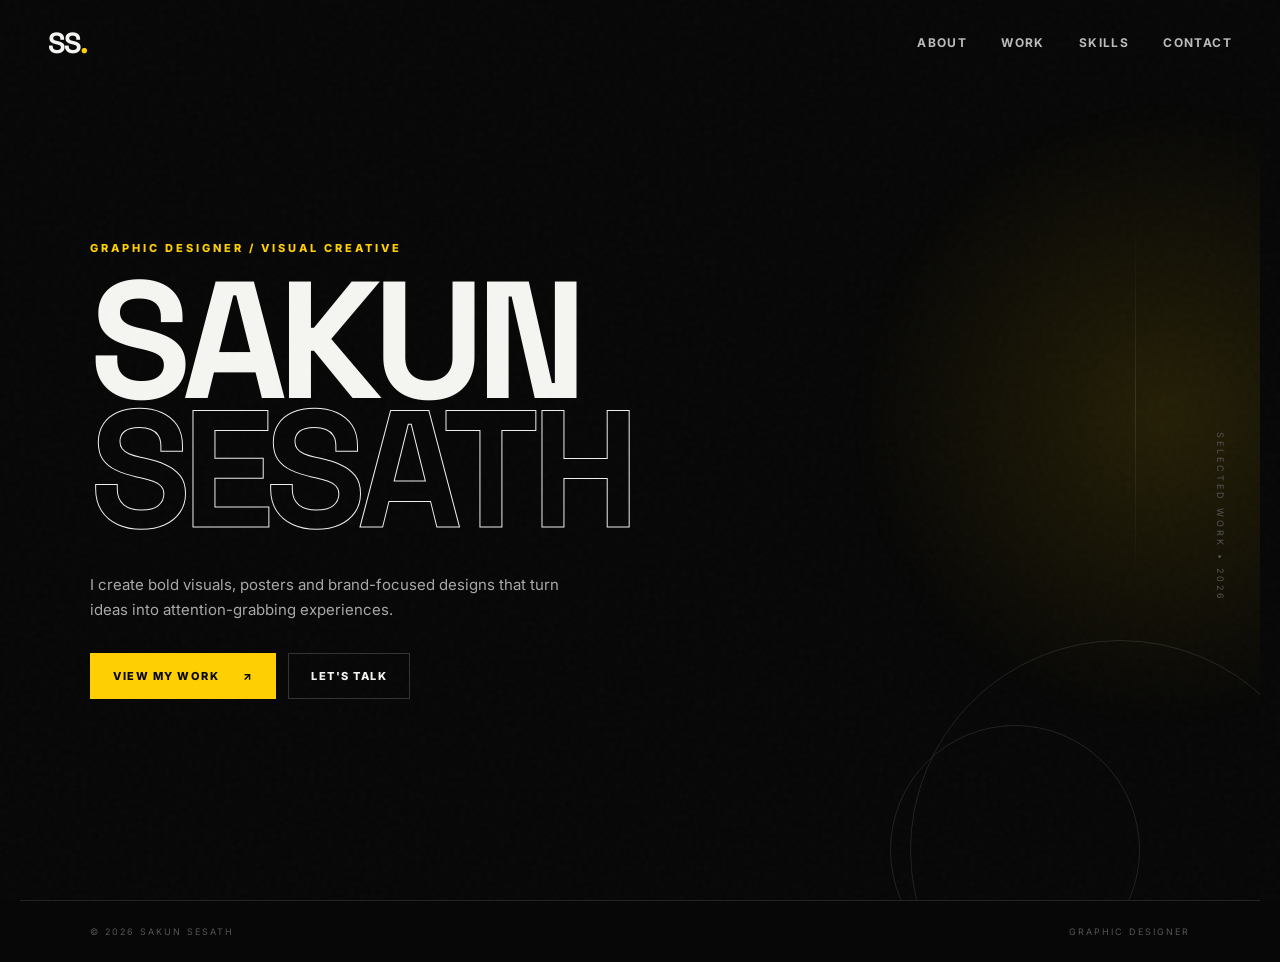
<file: index.html>
<!DOCTYPE html>
<html lang="en"><head><meta charset="UTF-8"><meta name="viewport" content="width=device-width, initial-scale=1.0">
<title>Home — Sakun Sesath</title>
<link rel="preconnect" href="https://fonts.googleapis.com"><link rel="preconnect" href="https://fonts.gstatic.com" crossorigin>
<link href="https://fonts.googleapis.com/css2?family=Inter:wght@400;500;600;700;800;900&family=Space+Grotesk:wght@500;600;700&display=swap" rel="stylesheet">
<link rel="stylesheet" href="style.css"></head><body>
<header class="nav">
  <a class="brand" href="index.html">SS<span>.</span></a>
  <nav>
<a href="about.html" class="">About</a>
<a href="work.html" class="">Work</a>
<a href="skills.html" class="">Skills</a>
<a href="contact.html" class="">Contact</a>
</nav>
</header><main>
<section class="hero"><div class="hero-content reveal visible">
<p class="eyebrow">GRAPHIC DESIGNER / VISUAL CREATIVE</p><h1>SAKUN<br><span>SESATH</span></h1>
<p class="hero-copy">I create bold visuals, posters and brand-focused designs that turn ideas into attention-grabbing experiences.</p>
<div class="hero-actions"><a class="btn btn-primary" href="work.html">View My Work <span>↗</span></a><a class="btn btn-ghost" href="contact.html">Let's Talk</a></div>
</div><div class="hero-side"><div class="vertical">SELECTED WORK • 2026</div></div><div class="hero-orb orb-one"></div><div class="hero-orb orb-two"></div></section></main><footer><span>© 2026 SAKUN SESATH</span><span>GRAPHIC DESIGNER</span></footer></body></html>
</file>
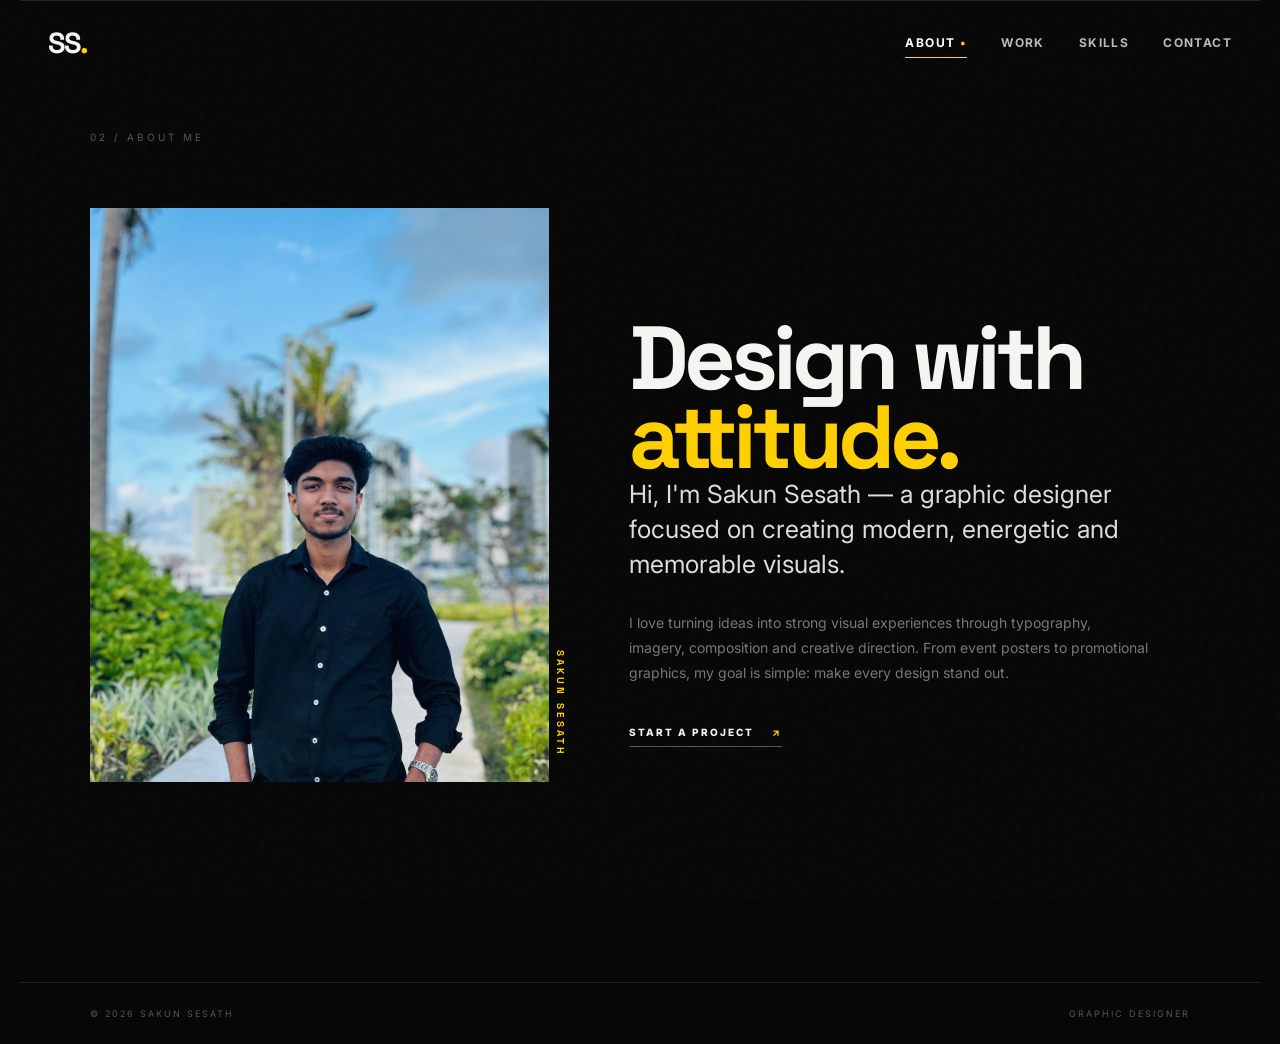
<file: about.html>
<!DOCTYPE html>
<html lang="en"><head><meta charset="UTF-8"><meta name="viewport" content="width=device-width, initial-scale=1.0">
<title>About — Sakun Sesath</title>
<link rel="preconnect" href="https://fonts.googleapis.com"><link rel="preconnect" href="https://fonts.gstatic.com" crossorigin>
<link href="https://fonts.googleapis.com/css2?family=Inter:wght@400;500;600;700;800;900&family=Space+Grotesk:wght@500;600;700&display=swap" rel="stylesheet">
<link rel="stylesheet" href="style.css"></head><body>
<header class="nav">
  <a class="brand" href="index.html">SS<span>.</span></a>
  <nav>
<a href="about.html" class="active">About</a>
<a href="work.html" class="">Work</a>
<a href="skills.html" class="">Skills</a>
<a href="contact.html" class="">Contact</a>
</nav>
</header><main>
<section class="section about"><div class="section-label">02 / ABOUT ME</div>
<div class="about-layout">
<div class="about-portrait"><img src="assets/sakun.jpg" alt="Sakun Sesath"></div>
<div class="about-text"><h2>Design with<br><span>attitude.</span></h2>
<p class="big">Hi, I'm Sakun Sesath — a graphic designer focused on creating modern, energetic and memorable visuals.</p>
<p>I love turning ideas into strong visual experiences through typography, imagery, composition and creative direction. From event posters to promotional graphics, my goal is simple: make every design stand out.</p>
<a href="contact.html" class="text-link">START A PROJECT <span>↗</span></a></div></div></section></main><footer><span>© 2026 SAKUN SESATH</span><span>GRAPHIC DESIGNER</span></footer></body></html>
</file>
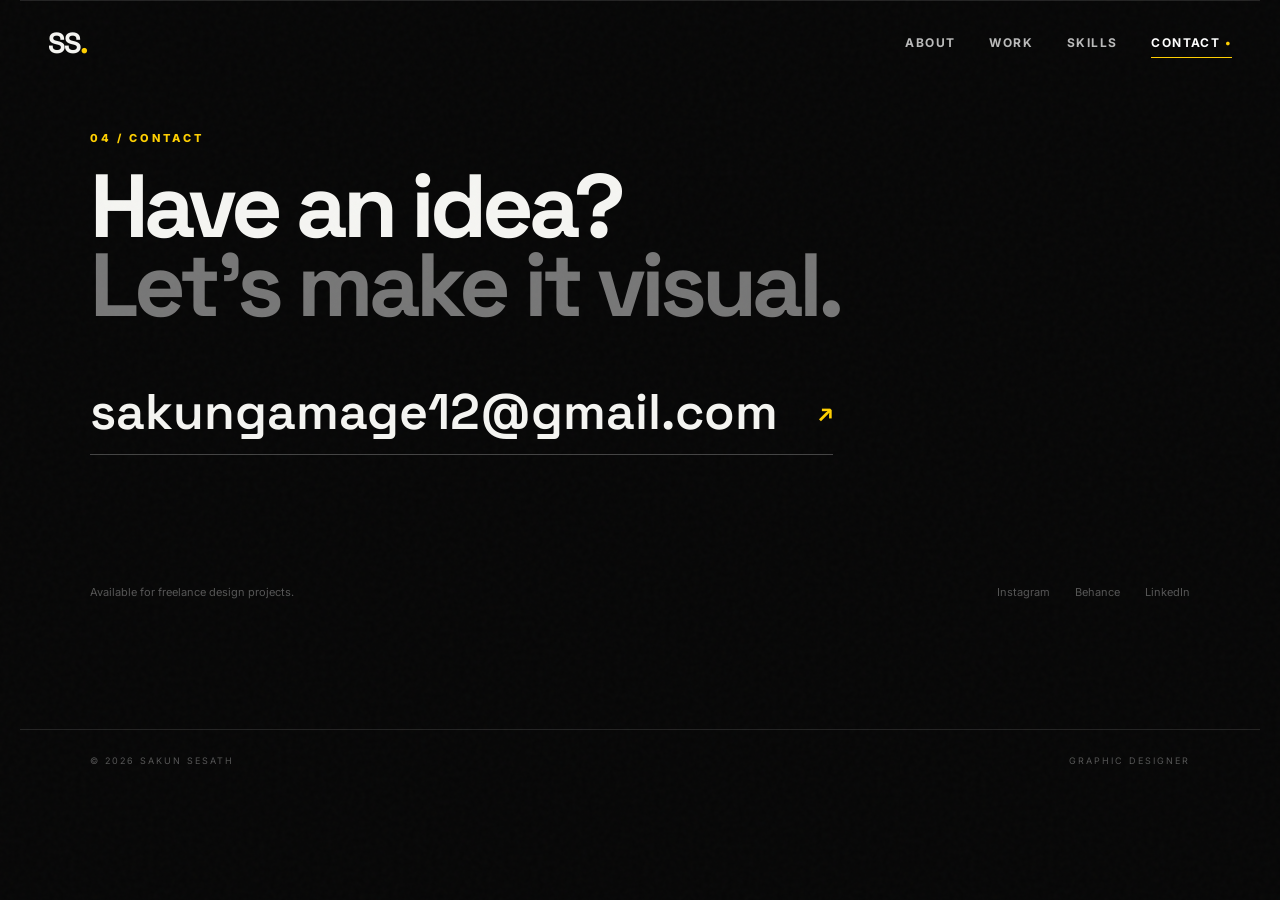
<file: contact.html>
<!DOCTYPE html>
<html lang="en"><head><meta charset="UTF-8"><meta name="viewport" content="width=device-width, initial-scale=1.0">
<title>Contact — Sakun Sesath</title>
<link rel="preconnect" href="https://fonts.googleapis.com"><link rel="preconnect" href="https://fonts.gstatic.com" crossorigin>
<link href="https://fonts.googleapis.com/css2?family=Inter:wght@400;500;600;700;800;900&family=Space+Grotesk:wght@500;600;700&display=swap" rel="stylesheet">
<link rel="stylesheet" href="style.css"></head><body>
<header class="nav">
  <a class="brand" href="index.html">SS<span>.</span></a>
  <nav>
<a href="about.html" class="">About</a>
<a href="work.html" class="">Work</a>
<a href="skills.html" class="">Skills</a>
<a href="contact.html" class="active">Contact</a>
</nav>
</header><main>
<section class="section contact"><p class="eyebrow">04 / CONTACT</p><h2>Have an idea?<br><span>Let's make it visual.</span></h2>
<a class="contact-mail" href="mailto:sakungamage12@gmail.com">sakungamage12@gmail.com <span>↗</span></a>
<div class="contact-bottom"><p>Available for freelance design projects.</p><div class="socials"><a href="#">Instagram</a><a href="#">Behance</a><a href="#">LinkedIn</a></div></div></section></main><footer><span>© 2026 SAKUN SESATH</span><span>GRAPHIC DESIGNER</span></footer></body></html>
</file>
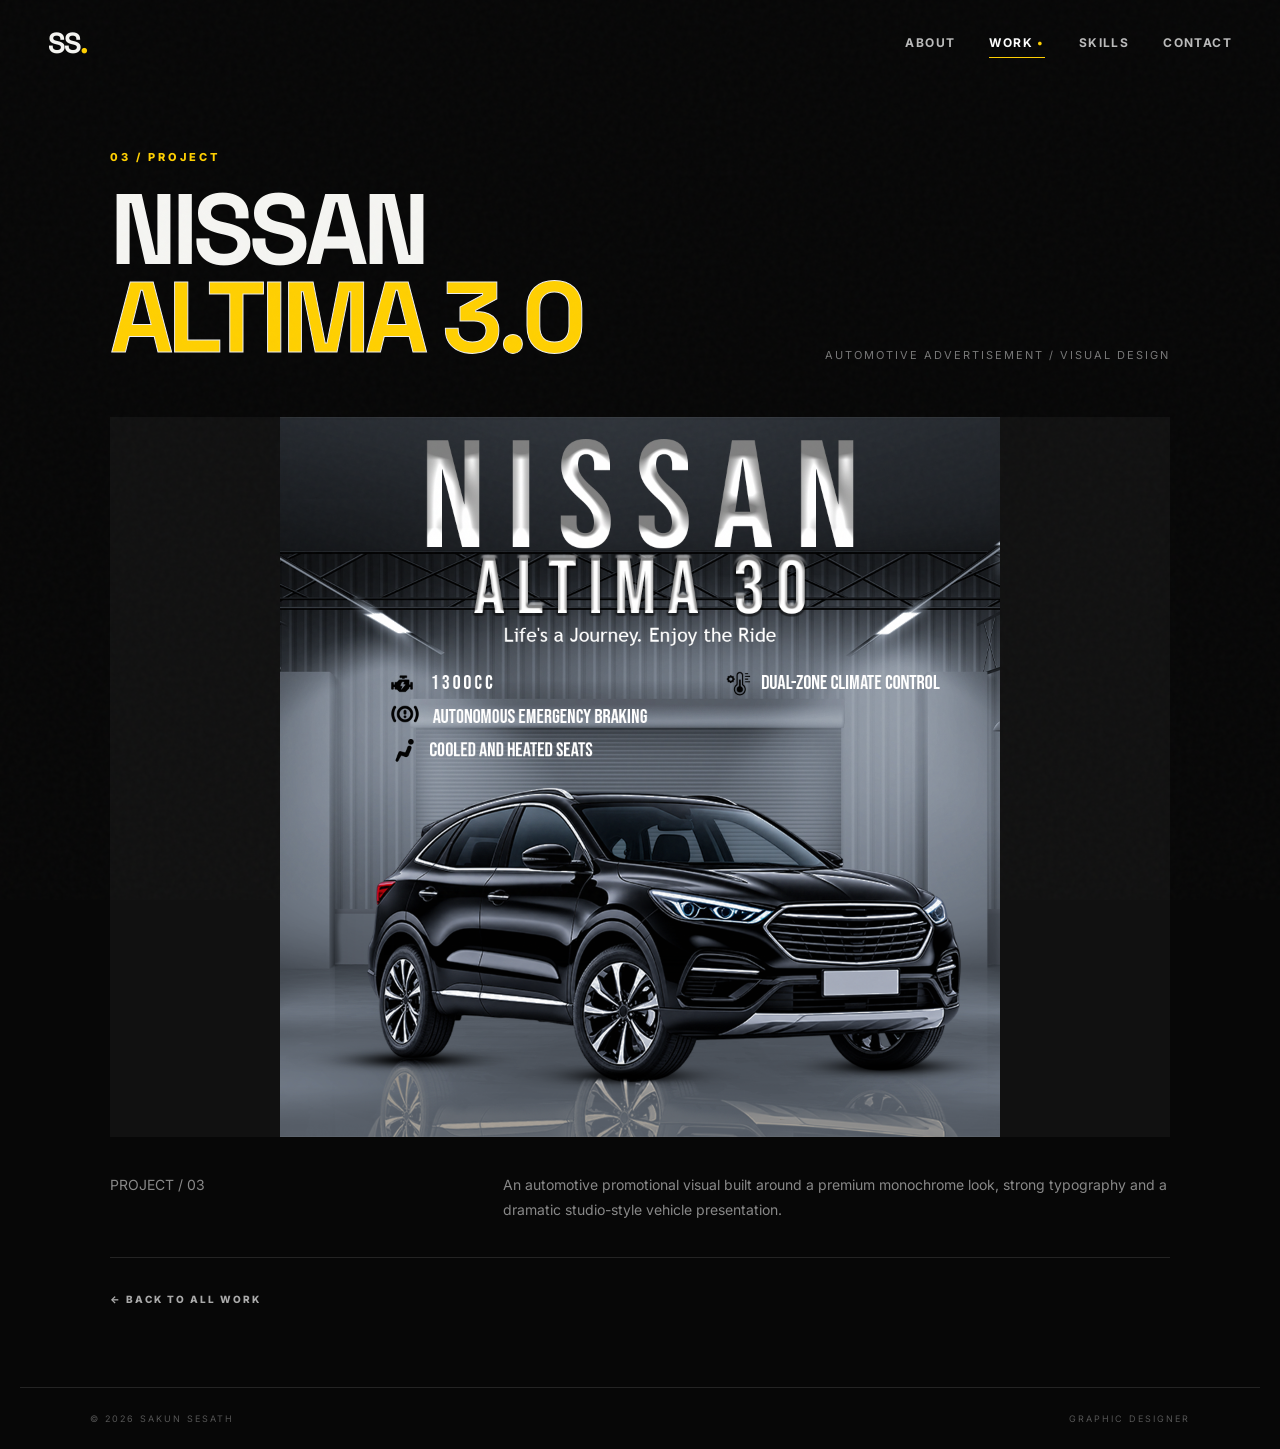
<file: project-altima.html>
<!DOCTYPE html>
<html lang="en"><head><meta charset="UTF-8"><meta name="viewport" content="width=device-width,initial-scale=1.0">
<title>NISSAN ALTIMA 3.0 — Sakun Sesath</title>
<link rel="preconnect" href="https://fonts.googleapis.com"><link rel="preconnect" href="https://fonts.gstatic.com" crossorigin>
<link href="https://fonts.googleapis.com/css2?family=Inter:wght@400;500;600;700;800;900&family=Space+Grotesk:wght@500;600;700&display=swap" rel="stylesheet">
<link rel="stylesheet" href="style.css">
<style>
.detail-hero{padding:150px 7vw 80px;max-width:1240px;margin:auto}
.detail-top{display:flex;justify-content:space-between;gap:30px;align-items:end;margin-bottom:55px}
.detail-title{font:700 clamp(48px,8vw,100px)/.88 "Space Grotesk";letter-spacing:-5px}
.detail-title span{color:var(--accent)}
.detail-category{color:#777;font-size:11px;letter-spacing:2px;text-transform:uppercase}
.detail-image{background:#111;overflow:hidden}
.detail-image img{display:block;width:100%;max-height:80vh;object-fit:contain}
.detail-info{display:grid;grid-template-columns:1fr 2fr;gap:60px;padding:35px 0;border-bottom:1px solid var(--line)}
.detail-info p{color:#888;line-height:1.8;font-size:14px}
.back{display:inline-block;margin-top:35px;font-size:10px;letter-spacing:2px;font-weight:800;color:#aaa}
.back:hover{color:var(--accent)}
@media(max-width:700px){.detail-hero{padding:120px 25px 60px}.detail-top{display:block}.detail-category{margin-top:20px}.detail-info{grid-template-columns:1fr;gap:15px}}
</style></head><body>
<header class="nav"><a class="brand" href="index.html">SS<span>.</span></a><nav>
<a href="about.html">About</a>
<a href="work.html" class="active">Work</a>
<a href="skills.html">Skills</a>
<a href="contact.html">Contact</a>
</nav></header>
<main><section class="detail-hero">
<div class="detail-top"><div><p class="eyebrow">03 / PROJECT</p><h1 class="detail-title">NISSAN<br><span>ALTIMA 3.0</span></h1></div><p class="detail-category">Automotive Advertisement / Visual Design</p></div>
<div class="detail-image"><img src="assets/altima.png" alt="NISSAN ALTIMA 3.0 automotive advertisement"></div>
<div class="detail-info"><p>PROJECT / 03</p><p>An automotive promotional visual built around a premium monochrome look, strong typography and a dramatic studio-style vehicle presentation.</p></div>
<a class="back" href="work.html">← BACK TO ALL WORK</a>
</section></main>
<footer><span>© 2026 SAKUN SESATH</span><span>GRAPHIC DESIGNER</span></footer></body></html>
</file>
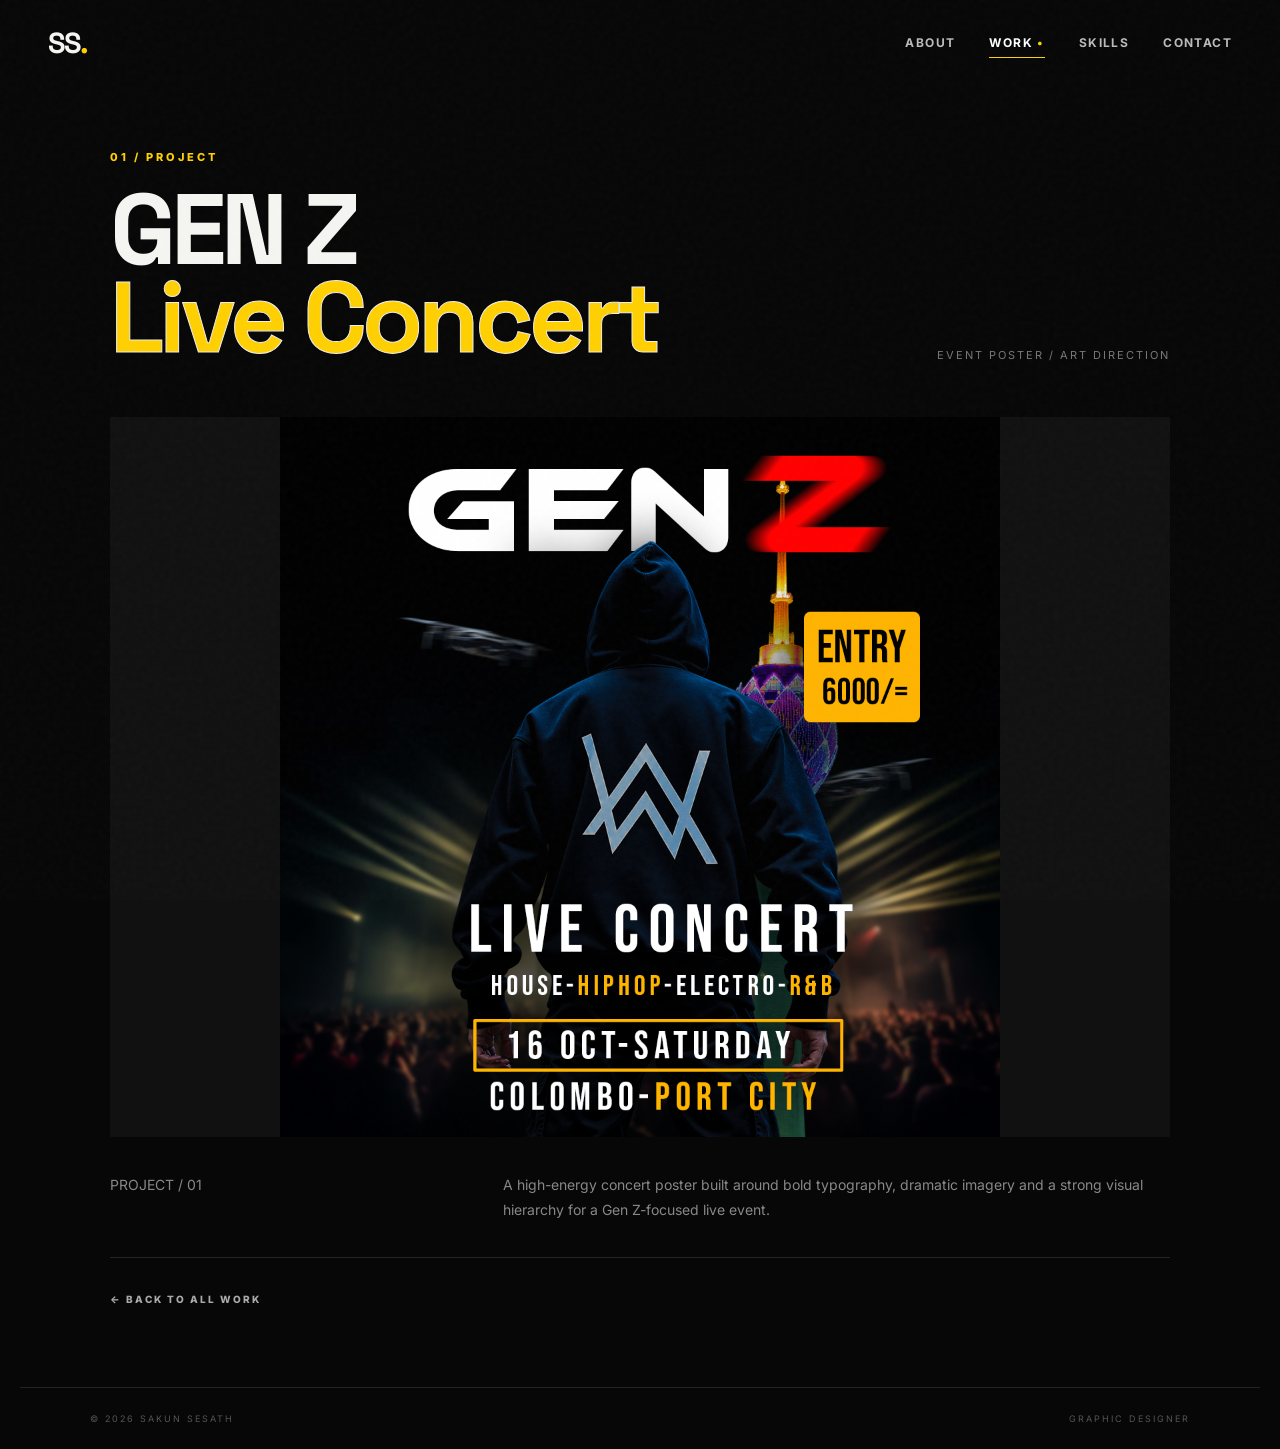
<file: project-concert.html>
<!DOCTYPE html>
<html lang="en"><head><meta charset="UTF-8"><meta name="viewport" content="width=device-width,initial-scale=1.0">
<title>GEN Z — Live Concert — Sakun Sesath</title>
<link rel="preconnect" href="https://fonts.googleapis.com"><link rel="preconnect" href="https://fonts.gstatic.com" crossorigin>
<link href="https://fonts.googleapis.com/css2?family=Inter:wght@400;500;600;700;800;900&family=Space+Grotesk:wght@500;600;700&display=swap" rel="stylesheet">
<link rel="stylesheet" href="style.css">
<style>
.detail-hero{padding:150px 7vw 80px;max-width:1240px;margin:auto}
.detail-top{display:flex;justify-content:space-between;gap:30px;align-items:end;margin-bottom:55px}
.detail-title{font:700 clamp(48px,8vw,100px)/.88 "Space Grotesk";letter-spacing:-5px}
.detail-title span{color:var(--accent)}
.detail-category{color:#777;font-size:11px;letter-spacing:2px;text-transform:uppercase}
.detail-image{background:#111;overflow:hidden}
.detail-image img{display:block;width:100%;max-height:80vh;object-fit:contain}
.detail-info{display:grid;grid-template-columns:1fr 2fr;gap:60px;padding:35px 0;border-bottom:1px solid var(--line)}
.detail-info p{color:#888;line-height:1.8;font-size:14px}
.back{display:inline-block;margin-top:35px;font-size:10px;letter-spacing:2px;font-weight:800;color:#aaa}
.back:hover{color:var(--accent)}
@media(max-width:700px){.detail-hero{padding:120px 25px 60px}.detail-top{display:block}.detail-category{margin-top:20px}.detail-info{grid-template-columns:1fr;gap:15px}}
</style></head><body>
<header class="nav"><a class="brand" href="index.html">SS<span>.</span></a><nav>
<a href="about.html" class="">About</a>
<a href="work.html" class="active">Work</a>
<a href="skills.html" class="">Skills</a>
<a href="contact.html" class="">Contact</a>
</nav></header>
<main><section class="detail-hero">
<div class="detail-top"><div><p class="eyebrow">01 / PROJECT</p><h1 class="detail-title">GEN Z<br><span>Live Concert</span></h1></div><p class="detail-category">Event Poster / Art Direction</p></div>
<div class="detail-image"><img src="assets/concert.png" alt="GEN Z — Live Concert"></div>
<div class="detail-info"><p>PROJECT / 01</p><p>A high-energy concert poster built around bold typography, dramatic imagery and a strong visual hierarchy for a Gen Z-focused live event.</p></div>
<a class="back" href="work.html">← BACK TO ALL WORK</a>
</section></main>
<footer><span>© 2026 SAKUN SESATH</span><span>GRAPHIC DESIGNER</span></footer></body></html>
</file>
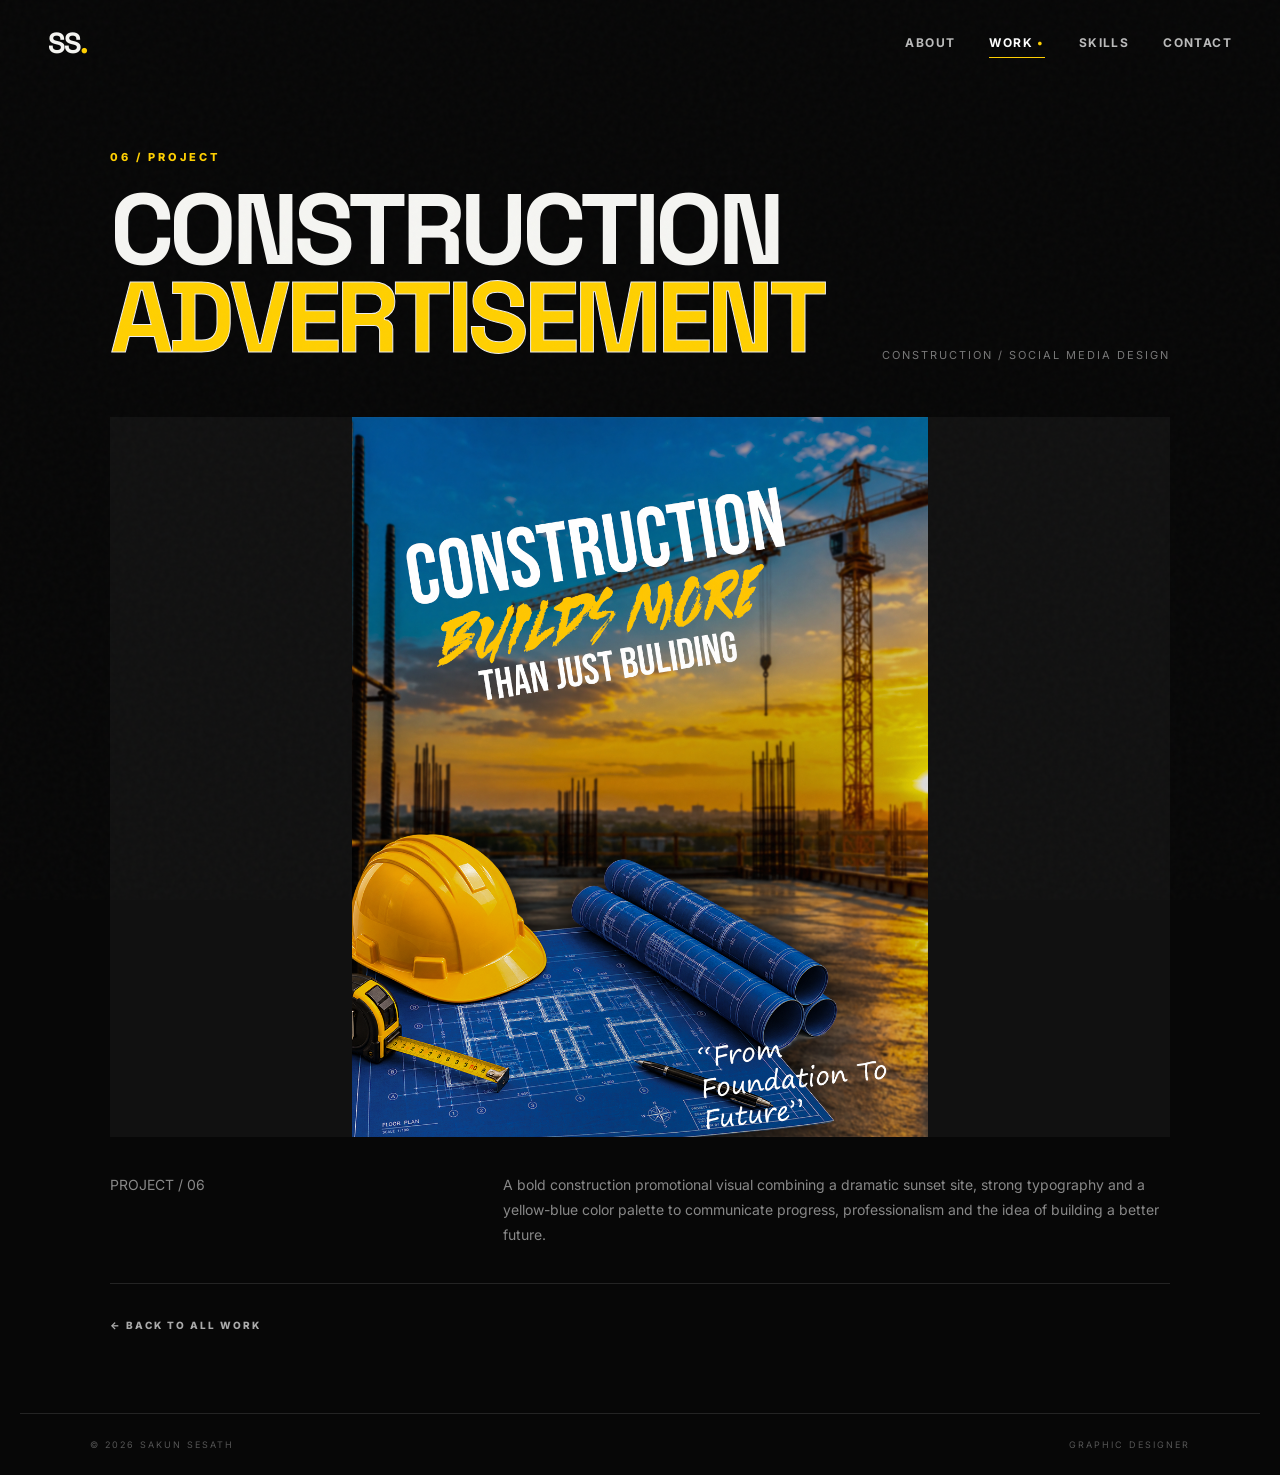
<file: project-construction.html>
<!DOCTYPE html>
<html lang="en"><head><meta charset="UTF-8"><meta name="viewport" content="width=device-width,initial-scale=1.0">
<title>Construction Advertisement — Sakun Sesath</title>
<link rel="preconnect" href="https://fonts.googleapis.com"><link rel="preconnect" href="https://fonts.gstatic.com" crossorigin>
<link href="https://fonts.googleapis.com/css2?family=Inter:wght@400;500;600;700;800;900&family=Space+Grotesk:wght@500;600;700&display=swap" rel="stylesheet">
<link rel="stylesheet" href="style.css">
<style>
.detail-hero{padding:150px 7vw 80px;max-width:1240px;margin:auto}.detail-top{display:flex;justify-content:space-between;gap:30px;align-items:end;margin-bottom:55px}.detail-title{font:700 clamp(48px,8vw,100px)/.88 "Space Grotesk";letter-spacing:-5px}.detail-title span{color:var(--accent)}.detail-category{color:#777;font-size:11px;letter-spacing:2px;text-transform:uppercase}.detail-image{background:#111;overflow:hidden}.detail-image img{display:block;width:100%;max-height:80vh;object-fit:contain}.detail-info{display:grid;grid-template-columns:1fr 2fr;gap:60px;padding:35px 0;border-bottom:1px solid var(--line)}.detail-info p{color:#888;line-height:1.8;font-size:14px}.back{display:inline-block;margin-top:35px;font-size:10px;letter-spacing:2px;font-weight:800;color:#aaa}.back:hover{color:var(--accent)}
@media(max-width:700px){.detail-hero{padding:120px 25px 60px}.detail-top{display:block}.detail-category{margin-top:20px}.detail-info{grid-template-columns:1fr;gap:15px}}
</style></head><body>
<header class="nav"><a class="brand" href="index.html">SS<span>.</span></a><nav><a href="about.html">About</a><a href="work.html" class="active">Work</a><a href="skills.html">Skills</a><a href="contact.html">Contact</a></nav></header>
<main><section class="detail-hero"><div class="detail-top"><div><p class="eyebrow">06 / PROJECT</p><h1 class="detail-title">CONSTRUCTION<br><span>ADVERTISEMENT</span></h1></div><p class="detail-category">Construction / Social Media Design</p></div>
<div class="detail-image"><img src="assets/construction.png" alt="Construction advertisement"></div>
<div class="detail-info"><p>PROJECT / 06</p><p>A bold construction promotional visual combining a dramatic sunset site, strong typography and a yellow-blue color palette to communicate progress, professionalism and the idea of building a better future.</p></div>
<a class="back" href="work.html">← BACK TO ALL WORK</a></section></main><footer><span>© 2026 SAKUN SESATH</span><span>GRAPHIC DESIGNER</span></footer></body></html>
</file>
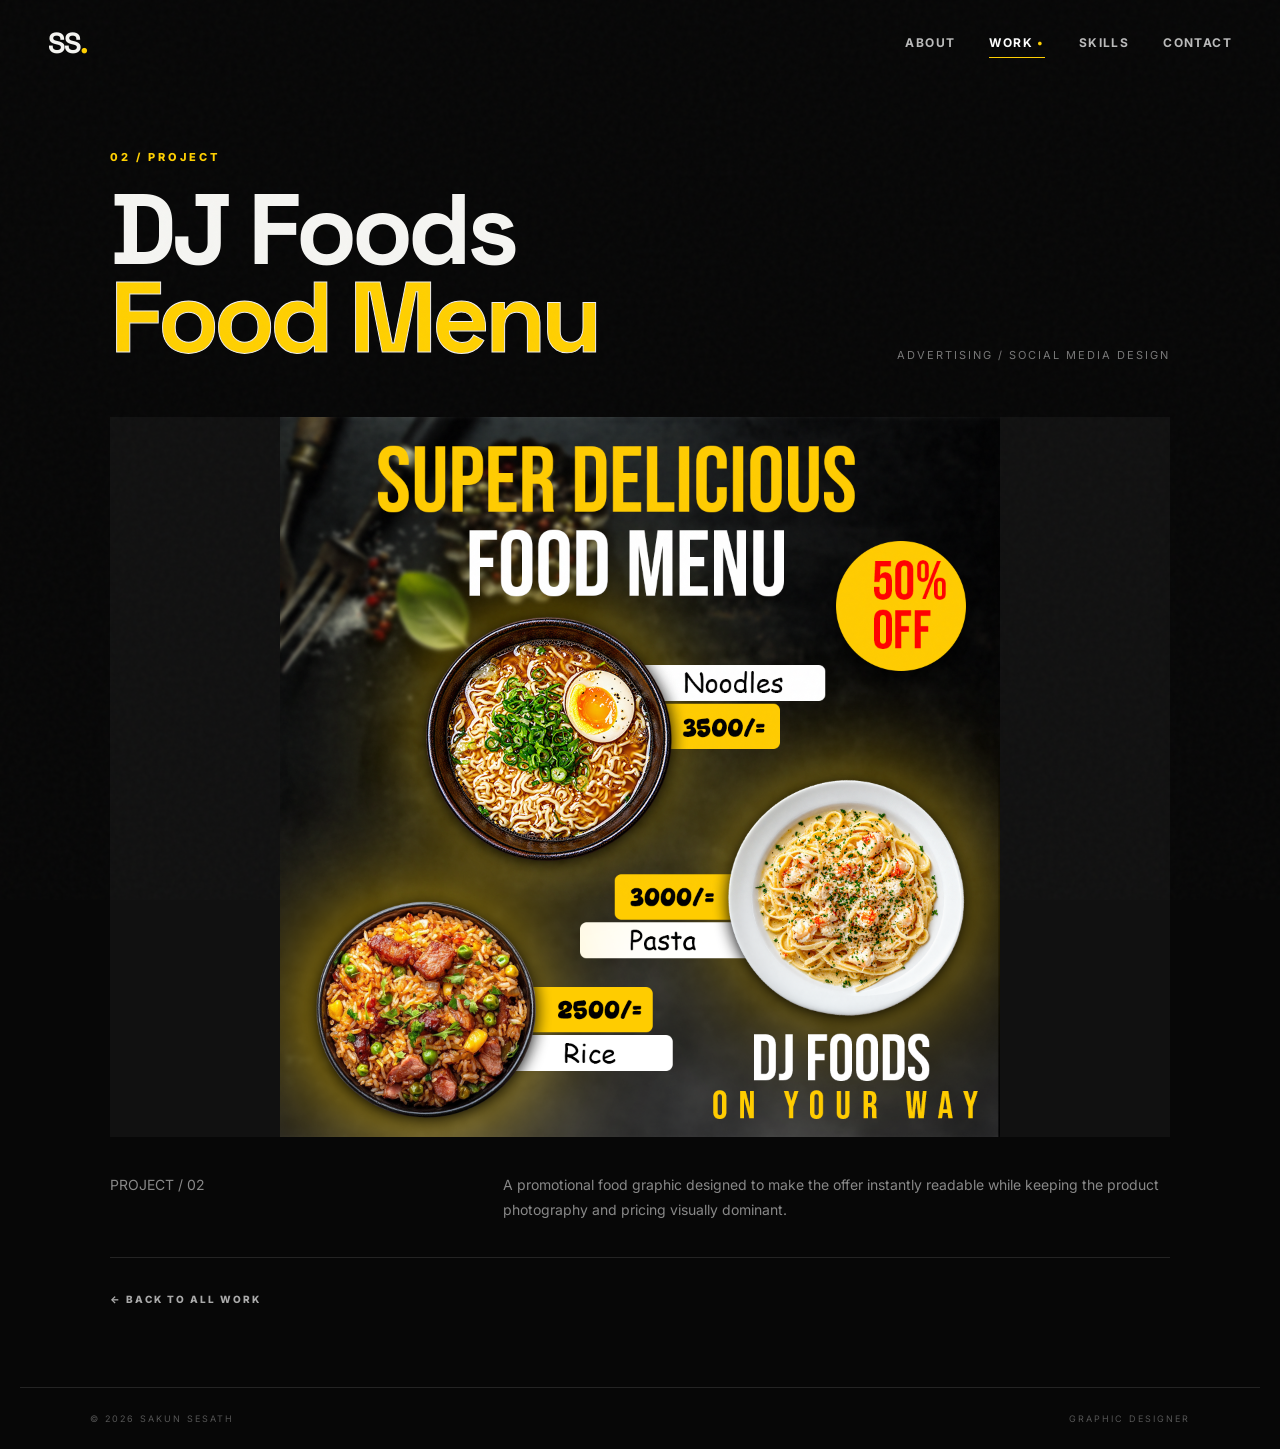
<file: project-food.html>
<!DOCTYPE html>
<html lang="en"><head><meta charset="UTF-8"><meta name="viewport" content="width=device-width,initial-scale=1.0">
<title>DJ Foods — Food Menu — Sakun Sesath</title>
<link rel="preconnect" href="https://fonts.googleapis.com"><link rel="preconnect" href="https://fonts.gstatic.com" crossorigin>
<link href="https://fonts.googleapis.com/css2?family=Inter:wght@400;500;600;700;800;900&family=Space+Grotesk:wght@500;600;700&display=swap" rel="stylesheet">
<link rel="stylesheet" href="style.css">
<style>
.detail-hero{padding:150px 7vw 80px;max-width:1240px;margin:auto}
.detail-top{display:flex;justify-content:space-between;gap:30px;align-items:end;margin-bottom:55px}
.detail-title{font:700 clamp(48px,8vw,100px)/.88 "Space Grotesk";letter-spacing:-5px}
.detail-title span{color:var(--accent)}
.detail-category{color:#777;font-size:11px;letter-spacing:2px;text-transform:uppercase}
.detail-image{background:#111;overflow:hidden}
.detail-image img{display:block;width:100%;max-height:80vh;object-fit:contain}
.detail-info{display:grid;grid-template-columns:1fr 2fr;gap:60px;padding:35px 0;border-bottom:1px solid var(--line)}
.detail-info p{color:#888;line-height:1.8;font-size:14px}
.back{display:inline-block;margin-top:35px;font-size:10px;letter-spacing:2px;font-weight:800;color:#aaa}
.back:hover{color:var(--accent)}
@media(max-width:700px){.detail-hero{padding:120px 25px 60px}.detail-top{display:block}.detail-category{margin-top:20px}.detail-info{grid-template-columns:1fr;gap:15px}}
</style></head><body>
<header class="nav"><a class="brand" href="index.html">SS<span>.</span></a><nav>
<a href="about.html" class="">About</a>
<a href="work.html" class="active">Work</a>
<a href="skills.html" class="">Skills</a>
<a href="contact.html" class="">Contact</a>
</nav></header>
<main><section class="detail-hero">
<div class="detail-top"><div><p class="eyebrow">02 / PROJECT</p><h1 class="detail-title">DJ Foods<br><span>Food Menu</span></h1></div><p class="detail-category">Advertising / Social Media Design</p></div>
<div class="detail-image"><img src="assets/restaurant.png" alt="DJ Foods — Food Menu"></div>
<div class="detail-info"><p>PROJECT / 02</p><p>A promotional food graphic designed to make the offer instantly readable while keeping the product photography and pricing visually dominant.</p></div>
<a class="back" href="work.html">← BACK TO ALL WORK</a>
</section></main>
<footer><span>© 2026 SAKUN SESATH</span><span>GRAPHIC DESIGNER</span></footer></body></html>
</file>
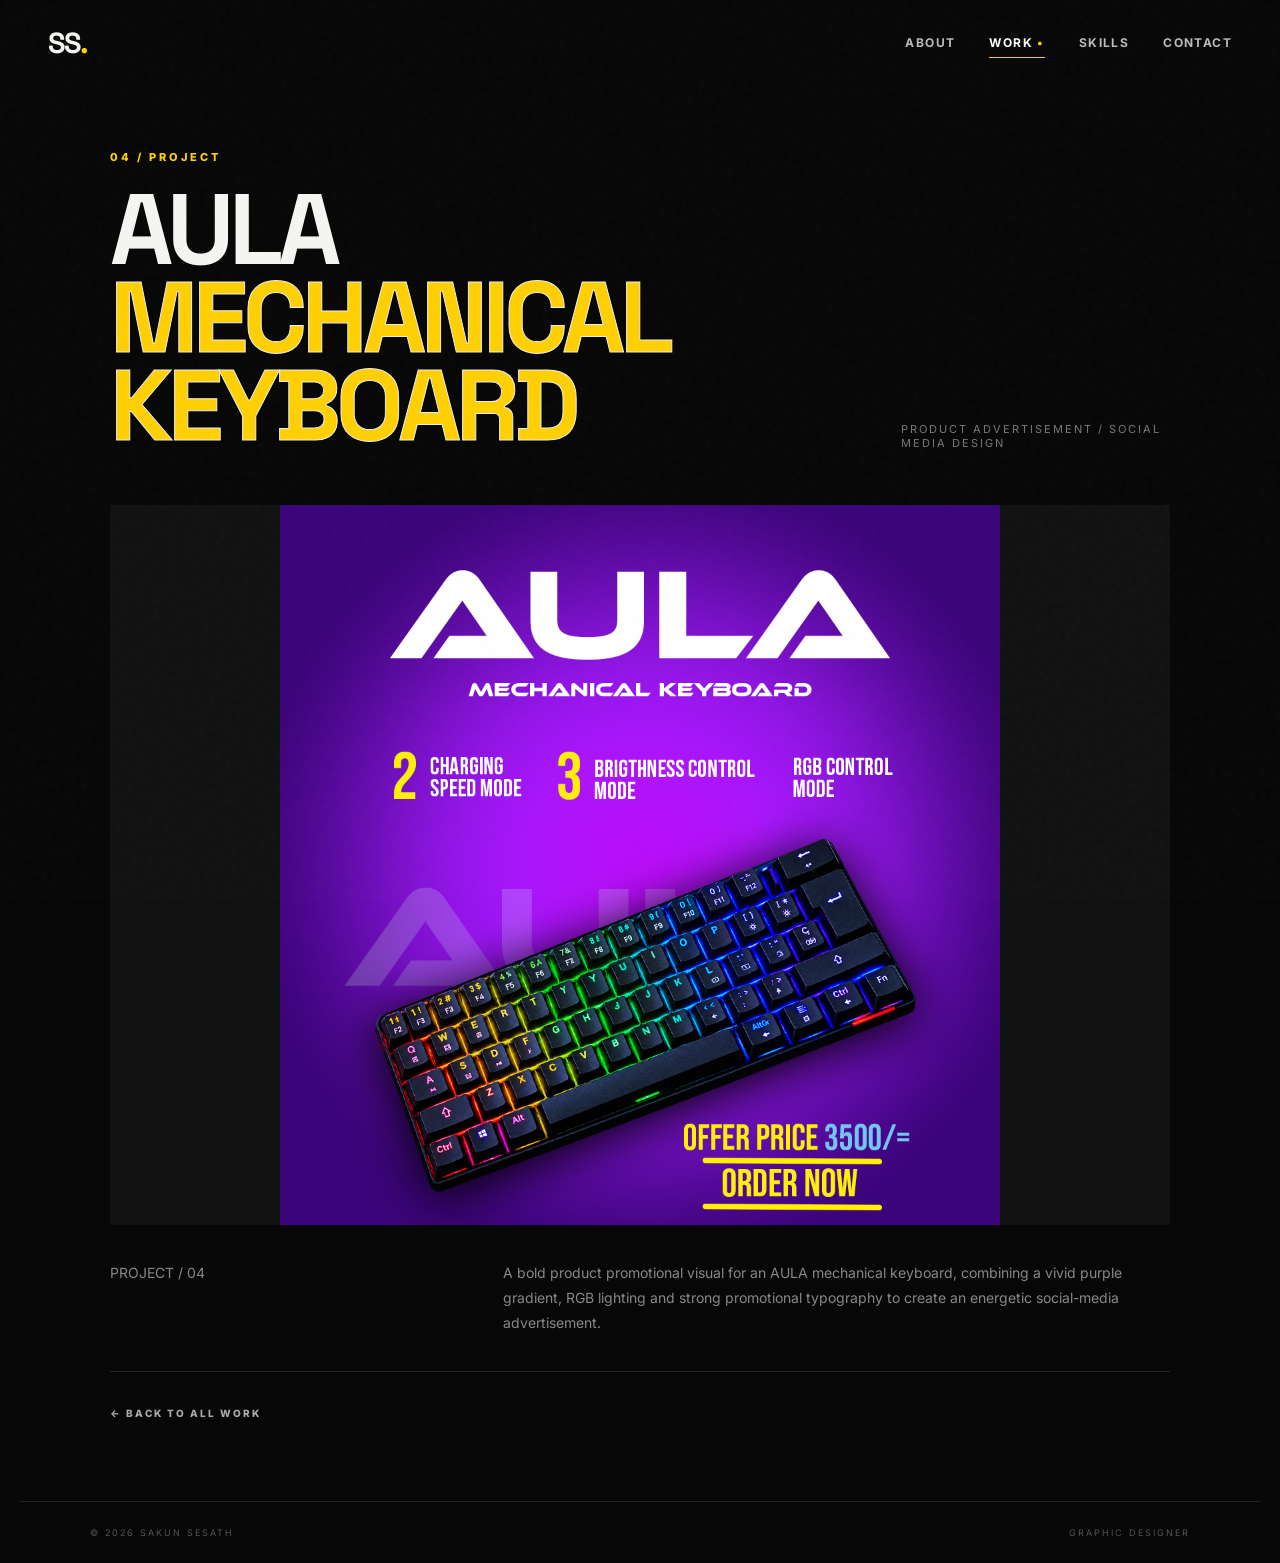
<file: project-keyboard.html>
<!DOCTYPE html>
<html lang="en"><head><meta charset="UTF-8"><meta name="viewport" content="width=device-width,initial-scale=1.0">
<title>AULA Mechanical Keyboard — Sakun Sesath</title>
<link rel="preconnect" href="https://fonts.googleapis.com"><link rel="preconnect" href="https://fonts.gstatic.com" crossorigin>
<link href="https://fonts.googleapis.com/css2?family=Inter:wght@400;500;600;700;800;900&family=Space+Grotesk:wght@500;600;700&display=swap" rel="stylesheet">
<link rel="stylesheet" href="style.css">
<style>
.detail-hero{padding:150px 7vw 80px;max-width:1240px;margin:auto}
.detail-top{display:flex;justify-content:space-between;gap:30px;align-items:end;margin-bottom:55px}
.detail-title{font:700 clamp(48px,8vw,100px)/.88 "Space Grotesk";letter-spacing:-5px}
.detail-title span{color:var(--accent)}
.detail-category{color:#777;font-size:11px;letter-spacing:2px;text-transform:uppercase}
.detail-image{background:#111;overflow:hidden}
.detail-image img{display:block;width:100%;max-height:80vh;object-fit:contain}
.detail-info{display:grid;grid-template-columns:1fr 2fr;gap:60px;padding:35px 0;border-bottom:1px solid var(--line)}
.detail-info p{color:#888;line-height:1.8;font-size:14px}
.back{display:inline-block;margin-top:35px;font-size:10px;letter-spacing:2px;font-weight:800;color:#aaa}
.back:hover{color:var(--accent)}
@media(max-width:700px){.detail-hero{padding:120px 25px 60px}.detail-top{display:block}.detail-category{margin-top:20px}.detail-info{grid-template-columns:1fr;gap:15px}}
</style></head><body>
<header class="nav"><a class="brand" href="index.html">SS<span>.</span></a><nav>
<a href="about.html">About</a><a href="work.html" class="active">Work</a><a href="skills.html">Skills</a><a href="contact.html">Contact</a>
</nav></header>
<main><section class="detail-hero">
<div class="detail-top"><div><p class="eyebrow">04 / PROJECT</p><h1 class="detail-title">AULA<br><span>MECHANICAL KEYBOARD</span></h1></div><p class="detail-category">Product Advertisement / Social Media Design</p></div>
<div class="detail-image"><img src="assets/keyboard.png" alt="AULA mechanical keyboard advertisement"></div>
<div class="detail-info"><p>PROJECT / 04</p><p>A bold product promotional visual for an AULA mechanical keyboard, combining a vivid purple gradient, RGB lighting and strong promotional typography to create an energetic social-media advertisement.</p></div>
<a class="back" href="work.html">← BACK TO ALL WORK</a>
</section></main>
<footer><span>© 2026 SAKUN SESATH</span><span>GRAPHIC DESIGNER</span></footer></body></html>
</file>
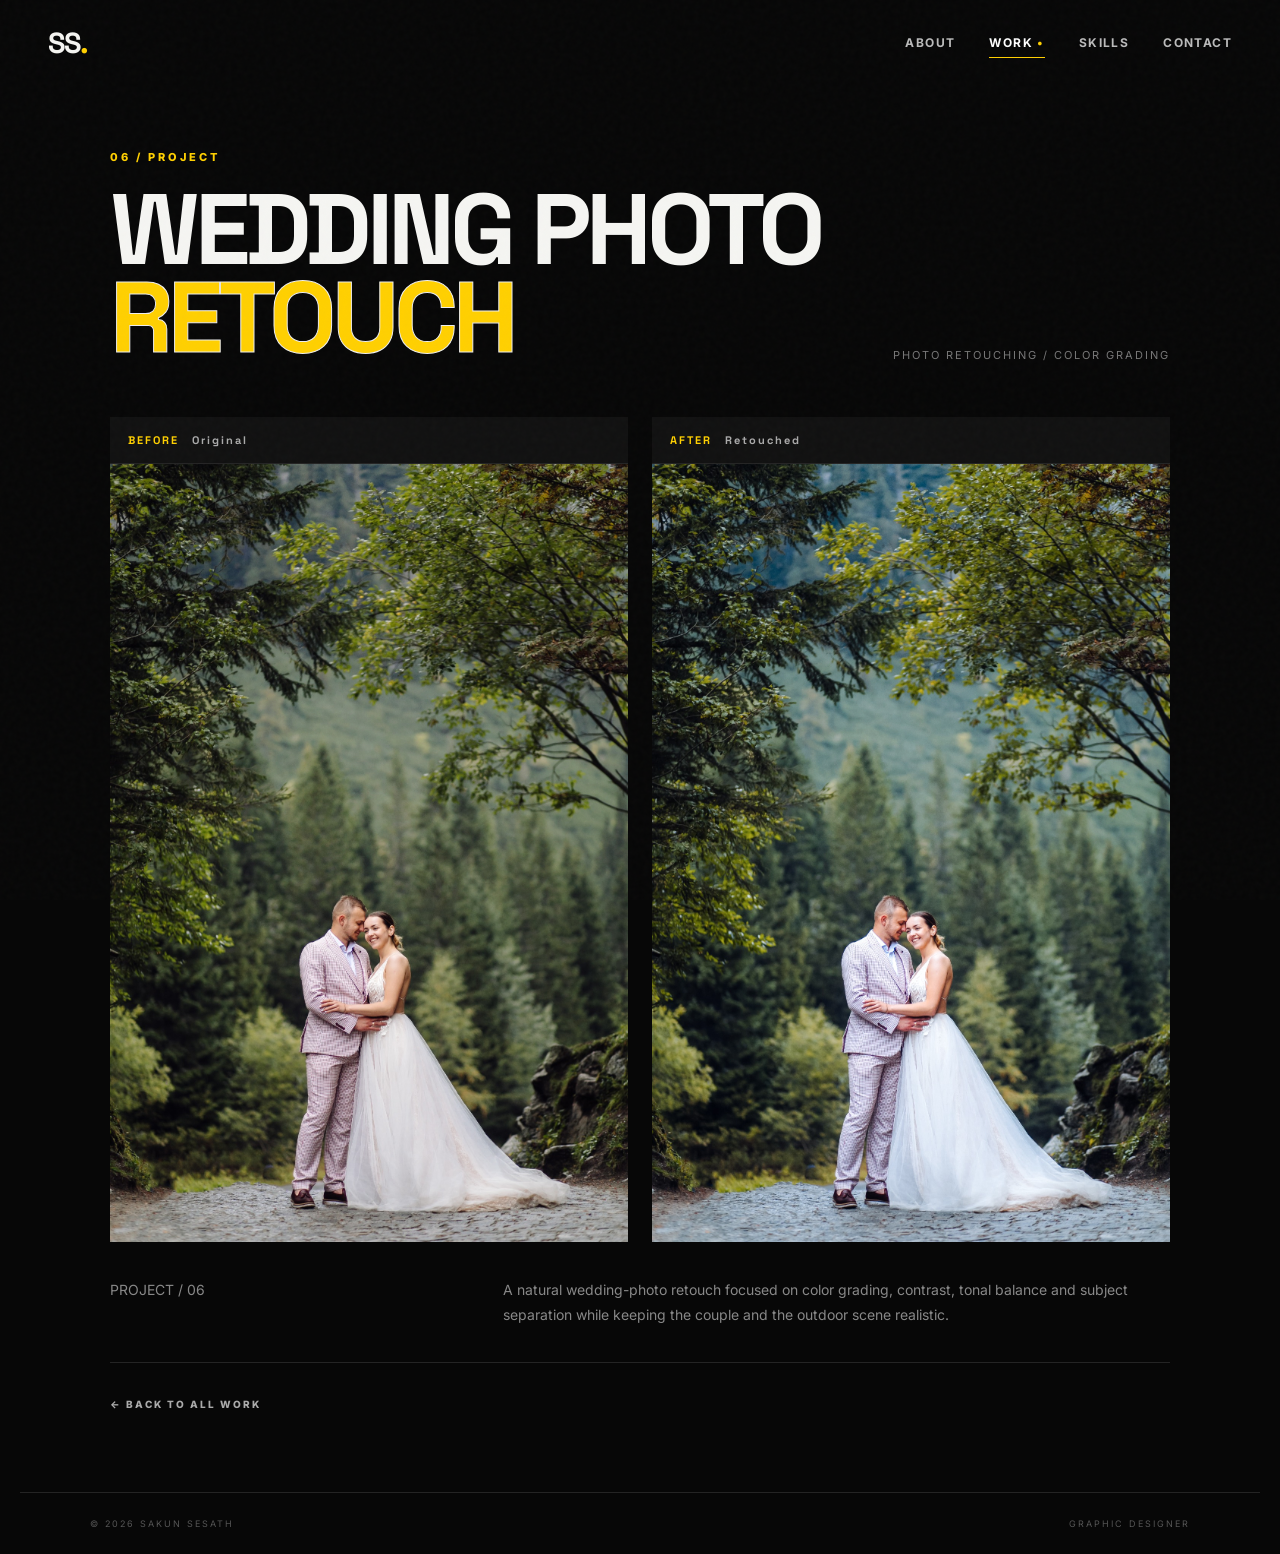
<file: project-wedding.html>
<!DOCTYPE html>
<html lang="en"><head><meta charset="UTF-8"><meta name="viewport" content="width=device-width,initial-scale=1.0">
<title>Wedding Photo Retouch — Sakun Sesath</title>
<link rel="preconnect" href="https://fonts.googleapis.com"><link rel="preconnect" href="https://fonts.gstatic.com" crossorigin>
<link href="https://fonts.googleapis.com/css2?family=Inter:wght@400;500;600;700;800;900&family=Space+Grotesk:wght@500;600;700&display=swap" rel="stylesheet">
<link rel="stylesheet" href="style.css">
<style>
.detail-hero{padding:150px 7vw 80px;max-width:1240px;margin:auto}.detail-top{display:flex;justify-content:space-between;gap:30px;align-items:end;margin-bottom:55px}.detail-title{font:700 clamp(48px,8vw,100px)/.88 "Space Grotesk";letter-spacing:-5px}.detail-title span{color:var(--accent)}.detail-category{color:#777;font-size:11px;letter-spacing:2px;text-transform:uppercase}.ba-grid{display:grid;grid-template-columns:1fr 1fr;gap:24px}.ba-card{background:#111;overflow:hidden}.ba-label{padding:16px 18px;font:700 11px "Space Grotesk";letter-spacing:2px;border-bottom:1px solid #242424;color:#aaa}.ba-label span{color:var(--accent);margin-right:8px}.ba-card img{display:block;width:100%;height:auto}.detail-info{display:grid;grid-template-columns:1fr 2fr;gap:60px;padding:35px 0;border-bottom:1px solid var(--line)}.detail-info p{color:#888;line-height:1.8;font-size:14px}.back{display:inline-block;margin-top:35px;font-size:10px;letter-spacing:2px;font-weight:800;color:#aaa}.back:hover{color:var(--accent)}
@media(max-width:700px){.detail-hero{padding:120px 25px 60px}.detail-top{display:block}.detail-category{margin-top:20px}.ba-grid{grid-template-columns:1fr}.detail-info{grid-template-columns:1fr;gap:15px}}
</style></head><body>
<header class="nav"><a class="brand" href="index.html">SS<span>.</span></a><nav><a href="about.html">About</a><a href="work.html" class="active">Work</a><a href="skills.html">Skills</a><a href="contact.html">Contact</a></nav></header>
<main><section class="detail-hero"><div class="detail-top"><div><p class="eyebrow">06 / PROJECT</p><h1 class="detail-title">WEDDING PHOTO<br><span>RETOUCH</span></h1></div><p class="detail-category">Photo Retouching / Color Grading</p></div>
<div class="ba-grid">
<div class="ba-card"><div class="ba-label"><span>BEFORE</span> Original</div><img src="assets/wedding-before.jpg" alt="Original wedding photograph before retouching"></div>
<div class="ba-card"><div class="ba-label"><span>AFTER</span> Retouched</div><img src="assets/wedding-after.jpg" alt="Wedding photograph after retouching"></div>
</div>
<div class="detail-info"><p>PROJECT / 06</p><p>A natural wedding-photo retouch focused on color grading, contrast, tonal balance and subject separation while keeping the couple and the outdoor scene realistic.</p></div>
<a class="back" href="work.html">← BACK TO ALL WORK</a></section></main><footer><span>© 2026 SAKUN SESATH</span><span>GRAPHIC DESIGNER</span></footer></body></html>
</file>
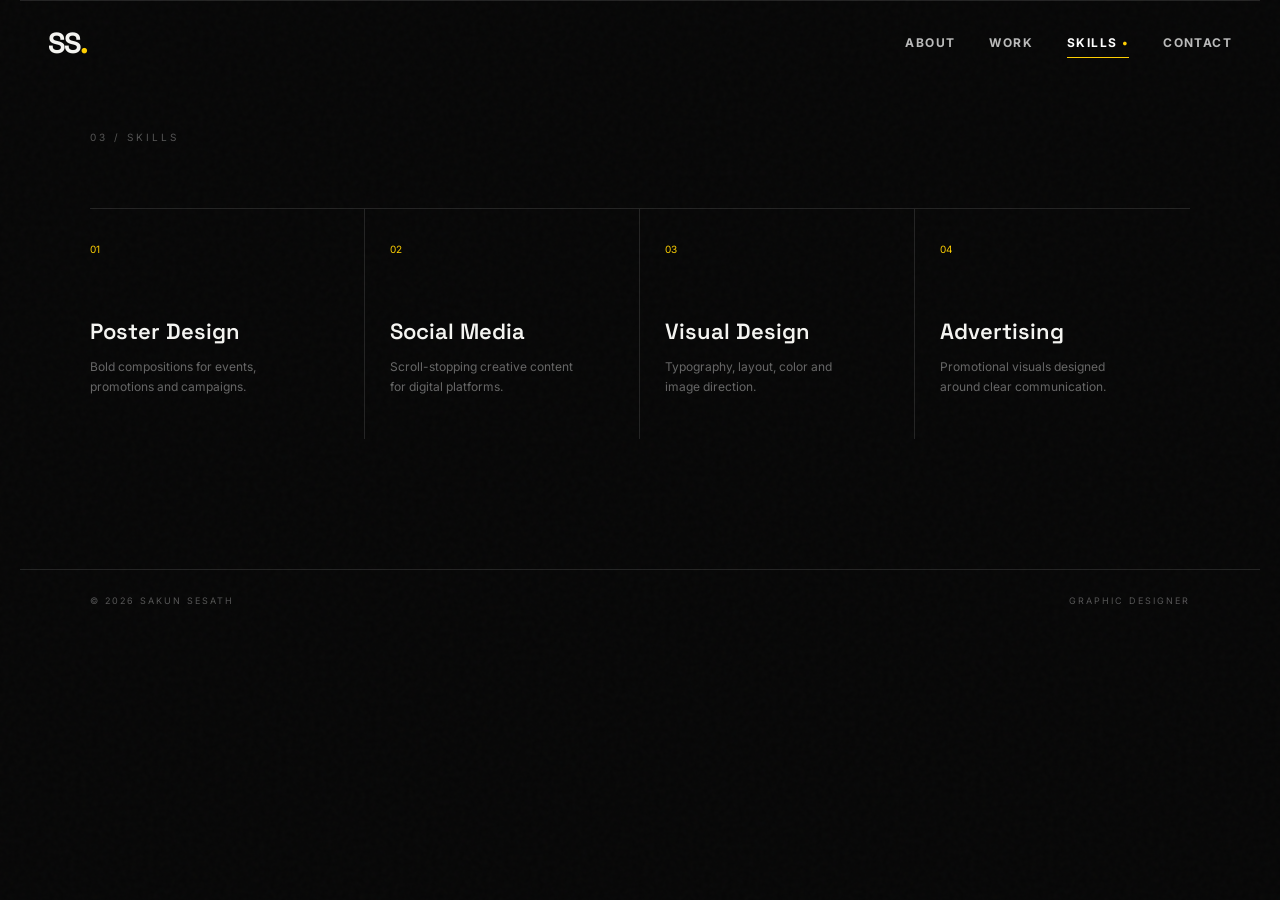
<file: skills.html>
<!DOCTYPE html>
<html lang="en"><head><meta charset="UTF-8"><meta name="viewport" content="width=device-width, initial-scale=1.0">
<title>Skills — Sakun Sesath</title>
<link rel="preconnect" href="https://fonts.googleapis.com"><link rel="preconnect" href="https://fonts.gstatic.com" crossorigin>
<link href="https://fonts.googleapis.com/css2?family=Inter:wght@400;500;600;700;800;900&family=Space+Grotesk:wght@500;600;700&display=swap" rel="stylesheet">
<link rel="stylesheet" href="style.css"></head><body>
<header class="nav">
  <a class="brand" href="index.html">SS<span>.</span></a>
  <nav>
<a href="about.html" class="">About</a>
<a href="work.html" class="">Work</a>
<a href="skills.html" class="active">Skills</a>
<a href="contact.html" class="">Contact</a>
</nav>
</header><main>
<section class="section skills"><div class="section-label">03 / SKILLS</div><div class="skill-grid">
<div class="skill"><span>01</span><h3>Poster Design</h3><p>Bold compositions for events, promotions and campaigns.</p></div>
<div class="skill"><span>02</span><h3>Social Media</h3><p>Scroll-stopping creative content for digital platforms.</p></div>
<div class="skill"><span>03</span><h3>Visual Design</h3><p>Typography, layout, color and image direction.</p></div>
<div class="skill"><span>04</span><h3>Advertising</h3><p>Promotional visuals designed around clear communication.</p></div>
</div></section></main><footer><span>© 2026 SAKUN SESATH</span><span>GRAPHIC DESIGNER</span></footer></body></html>
</file>
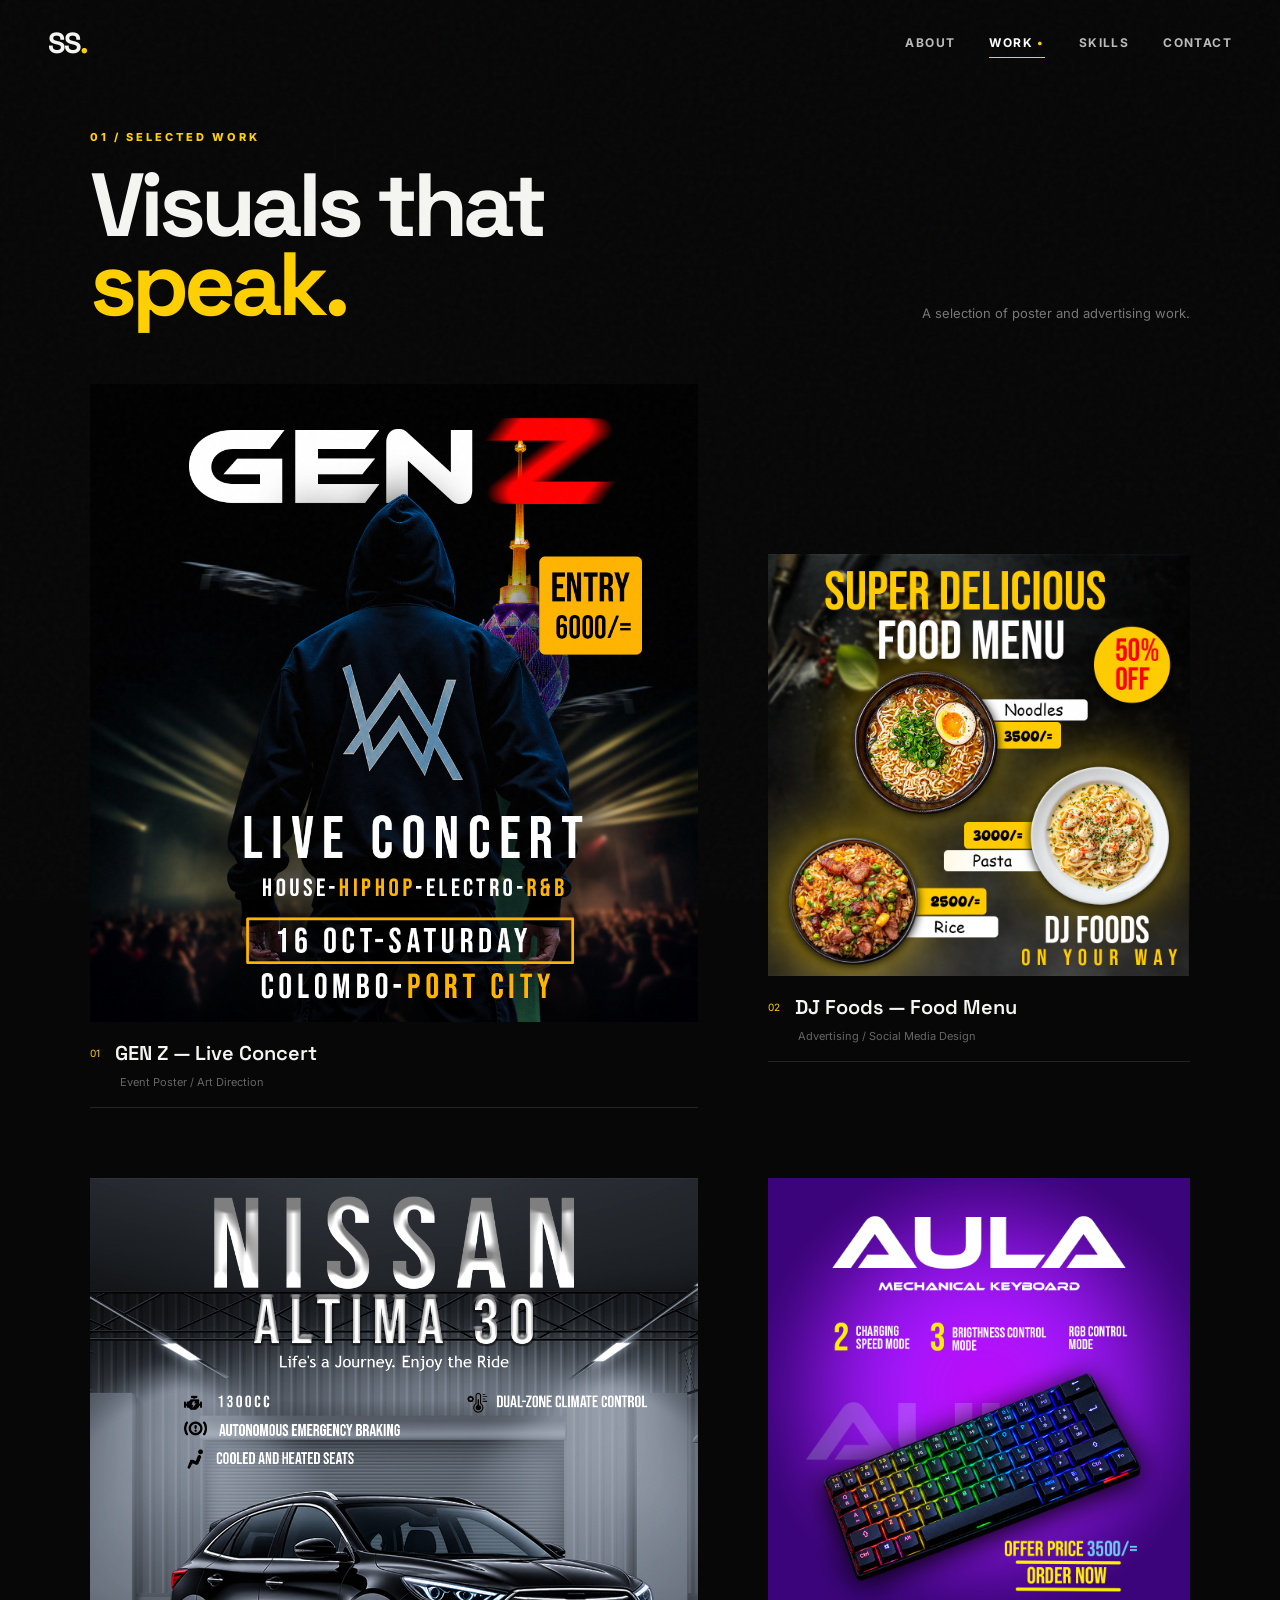
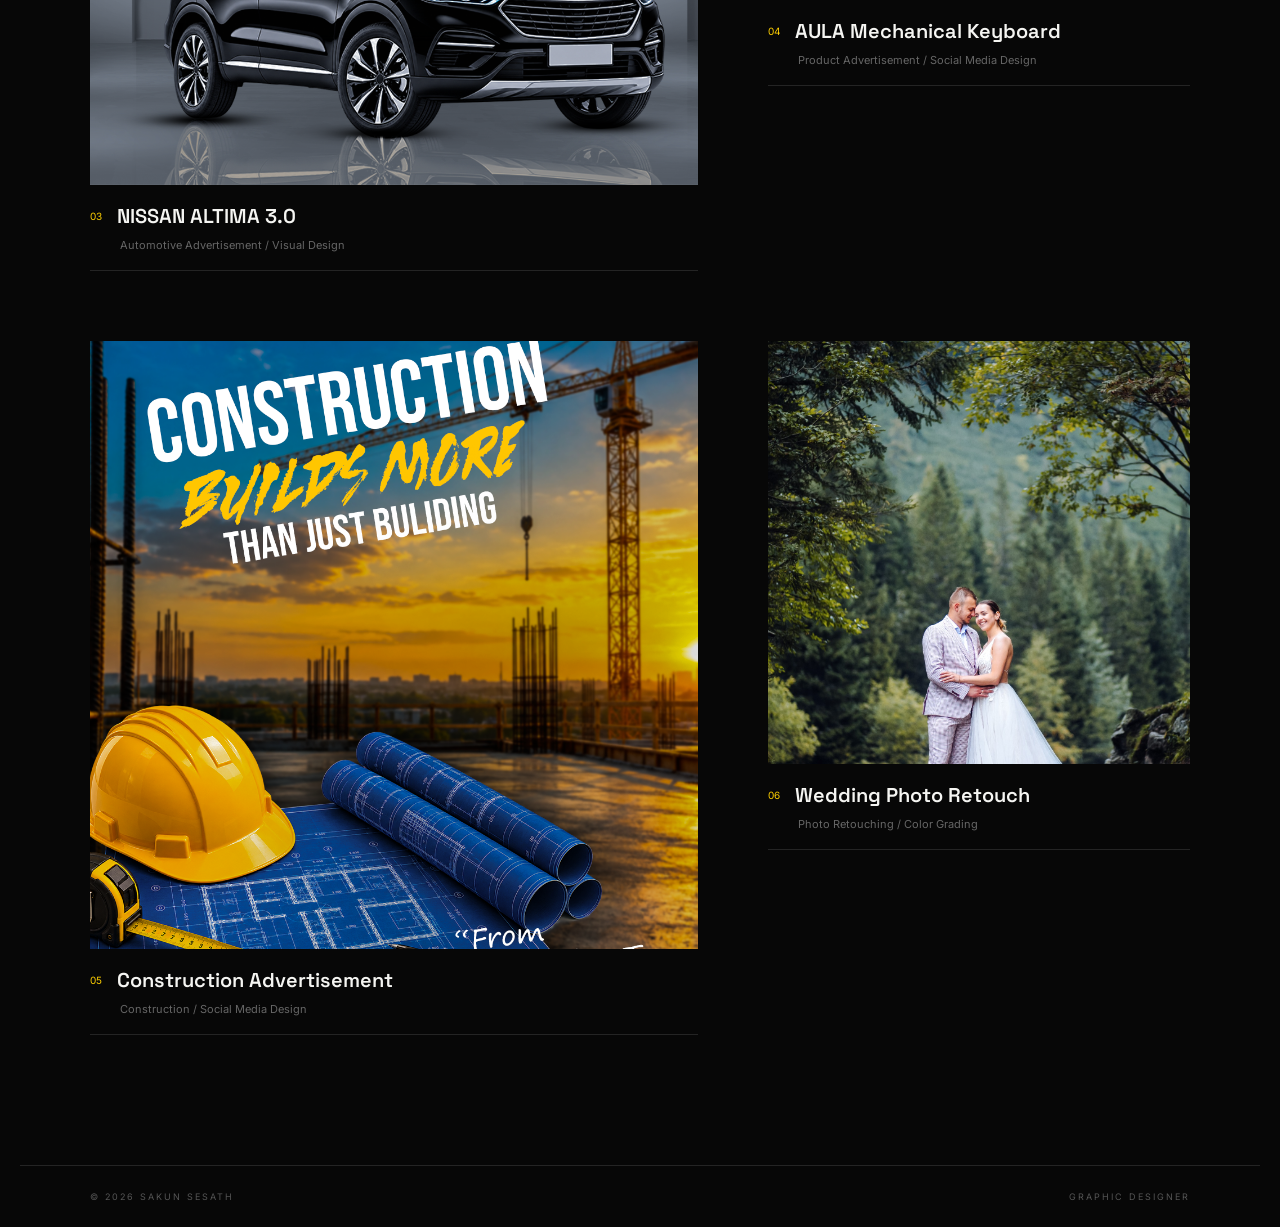
<file: work.html>
<!DOCTYPE html>
<html lang="en"><head><meta charset="UTF-8"><meta name="viewport" content="width=device-width, initial-scale=1.0">
<title>Selected Work — Sakun Sesath</title>
<link rel="preconnect" href="https://fonts.googleapis.com"><link rel="preconnect" href="https://fonts.gstatic.com" crossorigin>
<link href="https://fonts.googleapis.com/css2?family=Inter:wght@400;500;600;700;800;900&family=Space+Grotesk:wght@500;600;700&display=swap" rel="stylesheet">
<link rel="stylesheet" href="style.css"></head><body>
<header class="nav">
  <a class="brand" href="index.html">SS<span>.</span></a>
  <nav>
<a href="about.html" class="">About</a>
<a href="work.html" class="active">Work</a>
<a href="skills.html" class="">Skills</a>
<a href="contact.html" class="">Contact</a>
</nav>
</header><main>
<section class="section work"><div class="section-head reveal visible"><div><p class="eyebrow">01 / SELECTED WORK</p><h2>Visuals that<br><em>speak.</em></h2></div>
<p class="section-intro">A selection of poster and advertising work.</p></div>
<div class="projects">
<article class="project project-large reveal visible" data-title="GEN Z — Live Concert" data-image="assets/concert.png" onclick="location.href='project-concert.html'"><div class="project-image"><img src="assets/concert.png" alt="GEN Z live concert poster"><div class="project-overlay"><span>VIEW PROJECT ↗</span></div></div><div class="project-meta"><div><span class="number">01</span><h3>GEN Z — Live Concert</h3></div><p>Event Poster / Art Direction</p></div></article>
<article class="project reveal visible" data-title="DJ Foods — Food Menu" data-image="assets/restaurant.png" onclick="location.href='project-food.html'"><div class="project-image"><img src="assets/restaurant.png" alt="DJ Foods restaurant poster"><div class="project-overlay"><span>VIEW PROJECT ↗</span></div></div><div class="project-meta"><div><span class="number">02</span><h3>DJ Foods — Food Menu</h3></div><p>Advertising / Social Media Design</p></div></article>
<article class="project reveal visible" data-title="NISSAN ALTIMA 3.0" data-image="assets/altima.png" onclick="location.href='project-altima.html'"><div class="project-image"><img src="assets/altima.png" alt="NISSAN ALTIMA 3.0 automotive advertisement"><div class="project-overlay"><span>VIEW PROJECT ↗</span></div></div><div class="project-meta"><div><span class="number">03</span><h3>NISSAN ALTIMA 3.0</h3></div><p>Automotive Advertisement / Visual Design</p></div></article>
<article class="project reveal visible" data-title="AULA Mechanical Keyboard" data-image="assets/keyboard.png" onclick="location.href='project-keyboard.html'"><div class="project-image"><img src="assets/keyboard.png" alt="AULA mechanical keyboard advertisement"><div class="project-overlay"><span>VIEW PROJECT ↗</span></div></div><div class="project-meta"><div><span class="number">04</span><h3>AULA Mechanical Keyboard</h3></div><p>Product Advertisement / Social Media Design</p></div></article>
<article class="project reveal visible" data-title="Construction Advertisement" data-image="assets/construction.png" onclick="location.href='project-construction.html'"><div class="project-image"><img src="assets/construction.png" alt="Construction advertisement"><div class="project-overlay"><span>VIEW PROJECT ↗</span></div></div><div class="project-meta"><div><span class="number">05</span><h3>Construction Advertisement</h3></div><p>Construction / Social Media Design</p></div></article>
<article class="project reveal visible" data-title="Wedding Photo Retouch" data-image="assets/wedding-after.jpg" onclick="location.href='project-wedding.html'"><div class="project-image"><img src="assets/wedding-after.jpg" alt="Wedding photo retouch after"><div class="project-overlay"><span>VIEW PROJECT ↗</span></div></div><div class="project-meta"><div><span class="number">06</span><h3>Wedding Photo Retouch</h3></div><p>Photo Retouching / Color Grading</p></div></article>
</div>
</section>
</main><footer><span>© 2026 SAKUN SESATH</span><span>GRAPHIC DESIGNER</span></footer></body></html>
</file>
<file: style.css>
:root{
  --bg:#070707; --surface:#101010; --text:#f5f5f2; --muted:#929292;
  --accent:#ffd000; --line:#242424; --max:1240px;
}
*{box-sizing:border-box;margin:0;padding:0}
html{scroll-behavior:smooth}
body{background:var(--bg);color:var(--text);font-family:Inter,Arial,sans-serif;overflow-x:hidden}
body:before{content:"";position:fixed;inset:0;pointer-events:none;opacity:.035;background-image:url("data:image/svg+xml,%3Csvg viewBox='0 0 180 180' xmlns='http://www.w3.org/2000/svg'%3E%3Cfilter id='n'%3E%3CfeTurbulence type='fractalNoise' baseFrequency='.9' numOctaves='3' stitchTiles='stitch'/%3E%3C/filter%3E%3Crect width='100%25' height='100%25' filter='url(%23n)' opacity='.7'/%3E%3C/svg%3E");z-index:20}
a{color:inherit;text-decoration:none}
.nav{height:84px;display:flex;align-items:center;justify-content:space-between;max-width:var(--max);margin:auto;padding:0 28px;position:absolute;left:0;right:0;top:0;z-index:10}
.brand{font:800 29px/1 "Space Grotesk";letter-spacing:-2px}.brand span{color:var(--accent)}
.nav nav{display:flex;gap:34px}.nav nav a{font-size:12px;font-weight:700;letter-spacing:1.4px;text-transform:uppercase;color:#bbb;transition:.25s}.nav nav a:hover,.nav nav a.active{color:#fff}.nav nav a.active:after{content:' •';color:var(--accent)}
.menu-btn{display:none;background:none;border:0}.menu-btn span{display:block;width:25px;height:2px;background:#fff;margin:5px}
.hero{min-height:100vh;position:relative;display:flex;align-items:center;max-width:var(--max);margin:auto;padding:120px 70px 80px;overflow:hidden}
.hero:after{content:"";position:absolute;width:650px;height:650px;right:-230px;top:10%;background:radial-gradient(circle,rgba(255,208,0,.12),transparent 68%);filter:blur(10px)}
.hero-content{position:relative;z-index:2;max-width:850px}.eyebrow{font-size:11px;letter-spacing:3px;color:var(--accent);font-weight:800;margin-bottom:22px}
h1{font:900 clamp(76px,13vw,180px)/.77 "Space Grotesk";letter-spacing:-9px}
h1 span{color:transparent;-webkit-text-stroke:1px #eee}
.hero-copy{max-width:470px;color:#a8a8a8;line-height:1.7;margin:38px 0 30px;font-size:15px}
.hero-actions{display:flex;gap:12px}.btn{padding:15px 22px;border:1px solid #333;font-size:11px;font-weight:800;letter-spacing:1.5px;text-transform:uppercase}.btn-primary{background:var(--accent);border-color:var(--accent);color:#070707}.btn-primary span{margin-left:20px}.btn-ghost:hover{border-color:#777}
.hero-side{position:absolute;right:34px;top:48%;z-index:2}.vertical{writing-mode:vertical-rl;font-size:9px;letter-spacing:3px;color:#555}
.hero-orb{position:absolute;border:1px solid #222;border-radius:50%}.orb-one{width:420px;height:420px;right:-70px;bottom:-160px}.orb-two{width:250px;height:250px;right:120px;bottom:-75px}
.scroll-indicator{position:absolute;bottom:32px;left:70px;color:#555;font-size:9px;letter-spacing:3px}.scroll-indicator span{color:var(--accent);margin-left:10px}
.section{max-width:var(--max);margin:auto;padding:130px 70px}.section-head{display:flex;justify-content:space-between;align-items:end;margin-bottom:60px}.section-head h2,.about h2,.contact h2{font:700 clamp(52px,7vw,90px)/.88 "Space Grotesk";letter-spacing:-5px}.section-head em{color:var(--accent);font-style:normal}.section-intro{max-width:330px;color:#777;line-height:1.7;font-size:13px}
.projects{display:grid;grid-template-columns:1.18fr .82fr;gap:70px;align-items:start}.project:nth-child(2){margin-top:170px}
.project-image{position:relative;background:#111;overflow:hidden;cursor:pointer}.project-image img{width:100%;display:block;transition:transform .7s cubic-bezier(.2,.7,.2,1);aspect-ratio:1/1;object-fit:cover}.project-large .project-image img{aspect-ratio:1/1.05}.project-image:hover img{transform:scale(1.035)}.project-overlay{position:absolute;inset:0;display:grid;place-items:center;background:rgba(0,0,0,.45);opacity:0;transition:.3s}.project-overlay span{border:1px solid #fff;padding:12px 16px;font-size:10px;font-weight:800;letter-spacing:1.5px}.project-image:hover .project-overlay{opacity:1}
.project-meta{padding:18px 0;border-bottom:1px solid var(--line)}.project-meta>div{display:flex;align-items:center;gap:15px}.project-meta .number{font-size:10px;color:var(--accent)}.project-meta h3{font:600 20px "Space Grotesk"}.project-meta p{color:#666;font-size:11px;margin:9px 0 0 30px}
.about{border-top:1px solid var(--line)}.section-label{font-size:10px;letter-spacing:3px;color:#555;margin-bottom:65px}.about-grid{display:grid;grid-template-columns:1fr 1fr;gap:80px}.about h2 span{color:var(--accent)}.about-text{max-width:520px;padding-top:8px}.about-text .big{font-size:25px;line-height:1.4;color:#ddd;margin-bottom:28px}.about-text>p:not(.big){color:#777;line-height:1.8;font-size:14px;margin-bottom:35px}.text-link{font-size:10px;font-weight:800;letter-spacing:2px;border-bottom:1px solid #555;padding-bottom:8px}.text-link span{color:var(--accent);margin-left:14px}
.skills{border-top:1px solid var(--line)}.skill-grid{display:grid;grid-template-columns:repeat(4,1fr);border-top:1px solid var(--line)}.skill{padding:28px 20px 20px 0;border-right:1px solid var(--line);min-height:230px}.skill:not(:first-child){padding-left:25px}.skill:last-child{border-right:0}.skill span{font-size:10px;color:var(--accent)}.skill h3{font:600 22px "Space Grotesk";margin:60px 0 12px}.skill p{color:#666;font-size:12px;line-height:1.7;max-width:190px}
.contact{border-top:1px solid var(--line);min-height:80vh}.contact h2{margin-bottom:55px}.contact h2 span{color:#777}.contact-mail{display:inline-flex;align-items:center;gap:40px;font:600 clamp(22px,4vw,50px) "Space Grotesk";border-bottom:1px solid #444;padding-bottom:10px}.contact-mail span{color:var(--accent);font-size:25px}.contact-bottom{display:flex;justify-content:space-between;align-items:end;margin-top:130px;color:#555;font-size:11px}.socials{display:flex;gap:25px}.socials a:hover{color:#fff}
footer{border-top:1px solid var(--line);max-width:var(--max);margin:auto;padding:25px 70px;display:flex;justify-content:space-between;color:#555;font-size:9px;letter-spacing:2px}
.modal{position:fixed;inset:0;background:rgba(0,0,0,.92);z-index:50;display:none;place-items:center;padding:40px}.modal.open{display:grid}.modal-inner{max-width:850px;max-height:90vh;text-align:center}.modal-inner img{max-width:100%;max-height:78vh;object-fit:contain}.modal-inner h3{font:600 18px "Space Grotesk";margin-top:15px}.modal-close{position:absolute;right:28px;top:20px;background:none;border:0;color:#fff;font-size:40px;cursor:pointer}
.reveal{opacity:0;transform:translateY(25px);transition:opacity .8s ease,transform .8s ease}.reveal.visible{opacity:1;transform:none}
.cursor-glow{position:fixed;width:220px;height:220px;border-radius:50%;pointer-events:none;background:radial-gradient(circle,rgba(255,208,0,.06),transparent 65%);transform:translate(-50%,-50%);z-index:1}
@media(max-width:800px){
  .nav nav{display:flex;gap:20px}
  .nav{padding:0 20px}.nav nav{display:none}.menu-btn{display:block}
  .hero{padding:120px 25px 80px;min-height:92vh}.hero-side{display:none}.scroll-indicator{left:25px}
  h1{letter-spacing:-5px}.hero-copy{font-size:14px}.section{padding:90px 25px}.section-head{display:block}.section-intro{margin-top:25px}
  .projects{grid-template-columns:1fr;gap:55px}.project:nth-child(2){margin-top:0}
  .about-grid{grid-template-columns:1fr;gap:45px}.about-text .big{font-size:21px}
  .skill-grid{grid-template-columns:1fr 1fr}.skill{border-bottom:1px solid var(--line);min-height:200px}.skill:nth-child(2){border-right:0}.skill:nth-child(3){padding-left:0}
  .contact-bottom{display:block;margin-top:90px}.socials{margin-top:25px;flex-wrap:wrap} footer{padding:25px;gap:15px}
}

/* --- Premium polish --- */
::selection{background:var(--accent);color:#000}
.nav nav a{position:relative}
.nav nav a:before{content:"";position:absolute;left:0;bottom:-8px;width:0;height:1px;background:var(--accent);transition:.3s}
.nav nav a:hover:before,.nav nav a.active:before{width:100%}
main{animation:pageIn .65s ease both}
@keyframes pageIn{from{opacity:0;transform:translateY(12px)}to{opacity:1;transform:none}}
.hero-content{animation:heroIn 1s .1s ease both}
@keyframes heroIn{from{opacity:0;transform:translateY(35px)}to{opacity:1;transform:none}}
.hero:before{content:"";position:absolute;right:10%;top:25%;width:1px;height:360px;background:linear-gradient(transparent,#333,transparent);opacity:.6}
.project{transition:transform .4s ease}
.project:hover{transform:translateY(-6px)}
.project-meta h3{transition:.25s}.project:hover .project-meta h3{color:var(--accent)}
.btn{transition:transform .25s,background .25s,border-color .25s}.btn:hover{transform:translateY(-2px)}
.btn-primary:hover{background:#fff;border-color:#fff}
.skill{transition:background .35s,padding .35s}.skill:hover{background:#0e0e0e}.skill:hover h3{color:var(--accent)}
.contact-mail{transition:.3s}.contact-mail:hover{color:var(--accent);border-color:var(--accent)}
.about-grid h2{position:relative}.about-grid h2:after{content:"";display:block;width:75px;height:3px;background:var(--accent);margin-top:35px}
@media(max-width:800px){
  .nav nav{display:flex!important;gap:18px;flex-wrap:wrap}
  .nav nav a{font-size:9px}
  .hero:before,.hero-side{display:none}
}

/* About portrait */
.about-portrait{position:relative;max-width:520px;margin-bottom:70px}
.about-portrait img{width:100%;display:block;aspect-ratio:4/5;object-fit:cover;filter:saturate(.9);transition:transform .6s ease,filter .6s ease}
.about-portrait:hover img{transform:scale(1.015);filter:saturate(1)}
.about-portrait:after{content:"SAKUN SESATH";position:absolute;right:-18px;bottom:25px;writing-mode:vertical-rl;font:700 10px "Space Grotesk";letter-spacing:3px;color:var(--accent)}
.about-layout{display:grid;grid-template-columns:.9fr 1.1fr;gap:80px;align-items:center}
.about-layout .about-text{padding-top:0}
@media(max-width:800px){.about-layout{grid-template-columns:1fr;gap:35px}.about-portrait{max-width:420px;margin-bottom:0}.about-portrait:after{right:8px}}

.about-home{border-top:1px solid var(--line)}
.about-home h2{font:700 clamp(50px,7vw,88px)/.9 "Space Grotesk";letter-spacing:-5px}
.about-home h2 span{color:var(--accent)}
</file>
